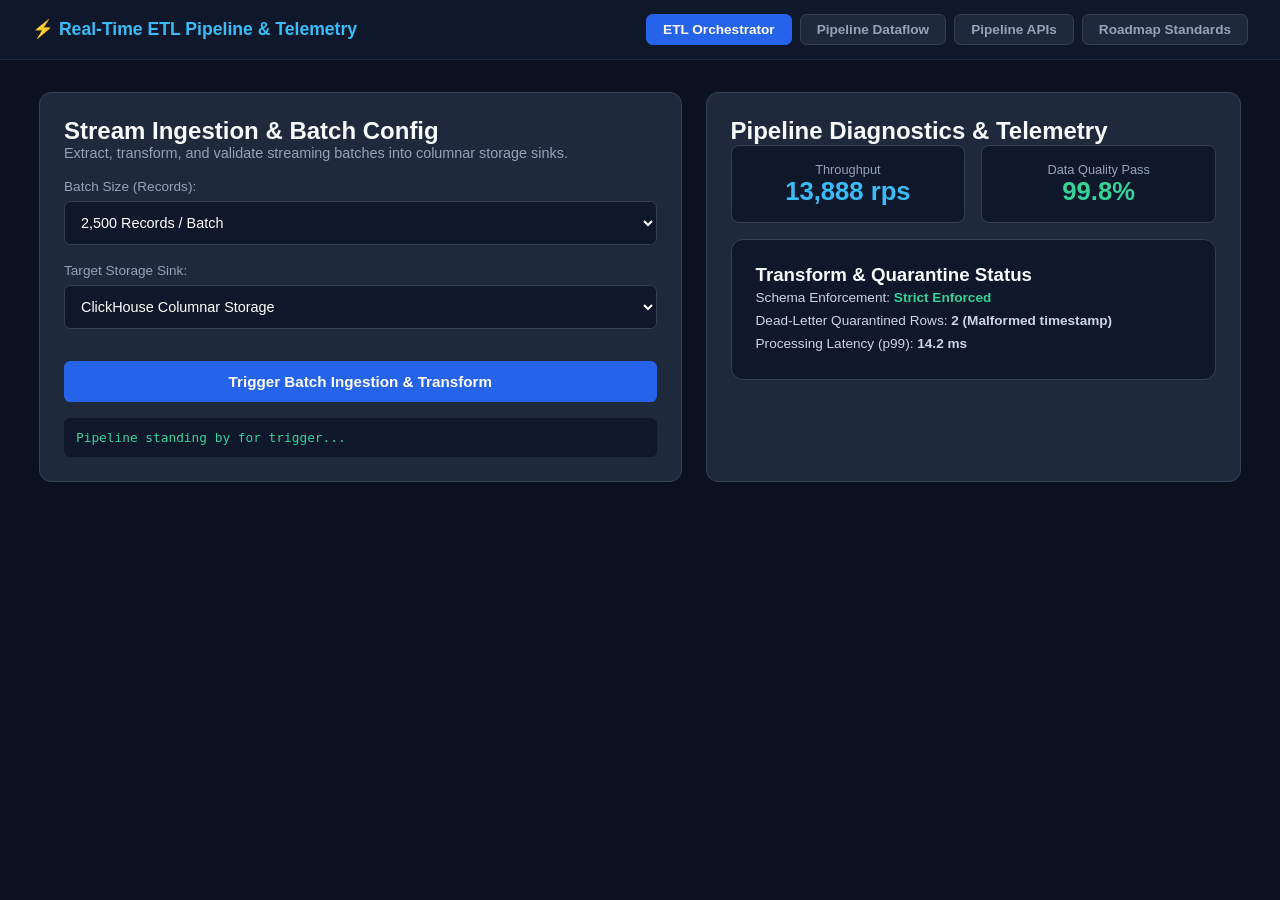
<file: frontend/etl-dashboard/index.html>
﻿<!DOCTYPE html>
<html lang="en">
<head>
  <meta charset="UTF-8">
  <meta name="viewport" content="width=device-width, initial-scale=1.0">
  <title>Project 04b: Real-Time ETL Dashboard</title>
  <link rel="stylesheet" href="style.css">
</head>
<body>
  <nav class="top-nav">
    <div class="nav-brand">⚡ Real-Time ETL Pipeline & Telemetry</div>
    <div class="tab-group">
      <button class="tab-btn active" onclick="switchTab('playground')">ETL Orchestrator</button>
      <button class="tab-btn" onclick="switchTab('architecture')">Pipeline Dataflow</button>
      <button class="tab-btn" onclick="switchTab('api')">Pipeline APIs</button>
      <button class="tab-btn" onclick="switchTab('roadmap')">Roadmap Standards</button>
    </div>
  </nav>

  <main id="tab-playground" class="tab-pane active">
    <div class="grid-2col">
      <section class="card">
        <h2>Stream Ingestion & Batch Config</h2>
        <p class="subtitle">Extract, transform, and validate streaming batches into columnar storage sinks.</p>
        <div style="margin-bottom:1rem;">
          <label style="font-size:0.85rem; color:#94a3b8;">Batch Size (Records):</label>
          <select id="batchSize" class="text-input">
            <option value="500">500 Records / Batch</option>
            <option value="2500" selected>2,500 Records / Batch</option>
            <option value="10000">10,000 Records / Batch</option>
          </select>
        </div>
        <div style="margin-bottom:1rem;">
          <label style="font-size:0.85rem; color:#94a3b8;">Target Storage Sink:</label>
          <select id="sinkTarget" class="text-input">
            <option value="ClickHouse" selected>ClickHouse Columnar Storage</option>
            <option value="PostgreSQL">PostgreSQL TimescaleDB</option>
            <option value="S3">Amazon S3 Parquet</option>
          </select>
        </div>
        <button class="btn btn-primary" onclick="executeETL()">Trigger Batch Ingestion & Transform</button>
        <div class="telemetry-box" id="telemetry">Pipeline standing by for trigger...</div>
      </section>

      <section class="card">
        <h2>Pipeline Diagnostics & Telemetry</h2>
        <div class="metric-row">
          <div class="metric-box">
            <span class="label">Throughput</span>
            <span class="val" id="tput">13,888 rps</span>
          </div>
          <div class="metric-box">
            <span class="label">Data Quality Pass</span>
            <span class="val" id="quality" style="color:#34d399;">99.8%</span>
          </div>
        </div>
        <div class="card" style="background:#0f172a; margin-top:1rem;">
          <h3>Transform & Quarantine Status</h3>
          <p style="color:#cbd5e1; font-size:0.85rem; line-height:1.7;">
            Schema Enforcement: <strong style="color:#34d399;">Strict Enforced</strong><br>
            Dead-Letter Quarantined Rows: <strong id="dlqCount">2 (Malformed timestamp)</strong><br>
            Processing Latency (p99): <strong id="p99Lat">14.2 ms</strong>
          </p>
        </div>
      </section>
    </div>
  </main>

  <section id="tab-architecture" class="tab-pane">
    <div class="card">
      <h2>ETL Architecture & Dead-Letter Queue (DLQ)</h2>
      <div class="code-box">
[Stream Ingestion Source] ──► [Schema Validation Gate]
                                       │
                      ┌────────────────┴────────────────┐
                      ▼                                 ▼
              [Valid Records]                  [Corrupted Records]
                      │                                 │
                      ▼                                 ▼
            [Batch Transformer]             [Dead-Letter Queue (DLQ)]
                      │                                 │
                      ▼                                 ▼
         [Columnar Storage Sink]              [Quarantine Inspector API]
      </div>
    </div>
  </section>

  <section id="tab-api" class="tab-pane">
    <div class="card">
      <h2>Endpoints Specification</h2>
      <div class="code-box">POST /api/v1/etl/process
Request:
{ "batch_size": 2500, "target_sink": "ClickHouse" }

Response (200 OK):
{
  "status": "SUCCESS",
  "throughput_rps": 13888,
  "quality_score": 99.8,
  "dropped_records": 2,
  "latency_ms": 14.2,
  "partition_key": "part_2026_clickhouse_01"
}</div>
    </div>
  </section>

  <section id="tab-roadmap" class="tab-pane">
    <div class="card">
      <h2>Portfolio Roadmap v2 Implementation Status</h2>
      <ul class="spec-list">
        <li>✅ <strong>Non-Blocking Event Loop:</strong> Replaced blocking time.sleep with asyncio non-blocking I/O.</li>
        <li>✅ <strong>Dead-Letter Quarantine:</strong> Isolates malformed rows into queryable DLQ.</li>
        <li>✅ <strong>Clean Docker Build:</strong> Pinned dependencies and requirements.txt verified.</li>
      </ul>
    </div>
  </section>

  <script>
    function switchTab(tabId) {
      document.querySelectorAll('.tab-pane').forEach(el => el.classList.remove('active'));
      document.querySelectorAll('.tab-btn').forEach(el => el.classList.remove('active'));
      document.getElementById('tab-' + tabId).classList.add('active');
      event.target.classList.add('active');
    }
    function executeETL() {
      const b = document.getElementById('batchSize').value;
      const s = document.getElementById('sinkTarget').value;
      const tel = document.getElementById('telemetry');
      tel.innerText = `[${new Date().toLocaleTimeString()}] Batch received (${b} records)\n[${new Date().toLocaleTimeString()}] Transforming & casting schema...`;
      setTimeout(() => {
        tel.innerText += `\n[${new Date().toLocaleTimeString()}] Batch committed to ${s} partition key: part_2026_${s.toLowerCase()}_01`;
      }, 450);
    }
  </script>
</body>
</html>
</file>
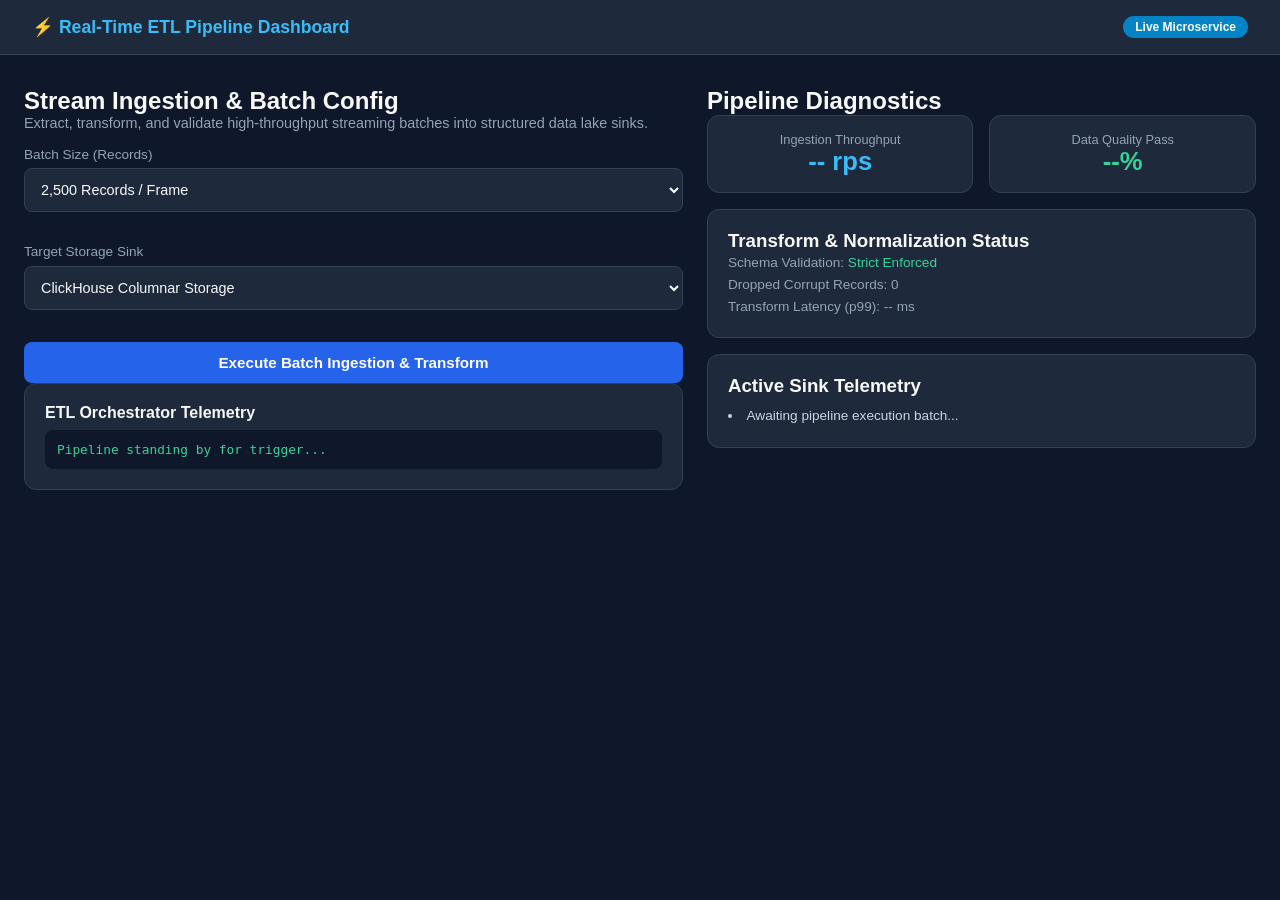
<file: frontend/real-time-etl-pipeline-dashboard/index.html>
<!DOCTYPE html>
<html lang="en">
<head>
  <meta charset="UTF-8">
  <meta name="viewport" content="width=device-width, initial-scale=1.0">
  <title>Real-Time ETL Pipeline Dashboard</title>
  <link rel="stylesheet" href="style.css">
</head>
<body>
  <header class="navbar">
    <div class="nav-container">
      <div class="logo">⚡ Real-Time ETL Pipeline Dashboard</div>
      <div class="badge">Live Microservice</div>
    </div>
  </header>
  <main class="main-layout">
    
    <section class="panel-left">
      <h2>Stream Ingestion & Batch Config</h2>
      <p class="subtitle">Extract, transform, and validate high-throughput streaming batches into structured data lake sinks.</p>
      <div class="input-group">
        <label for="batchSize">Batch Size (Records)</label>
        <select id="batchSize" class="text-input">
          <option value="500">500 Records / Frame</option>
          <option value="2500" selected>2,500 Records / Frame</option>
          <option value="10000">10,000 Records / Frame</option>
        </select>
      </div>
      <div class="input-group">
        <label for="sinkTarget">Target Storage Sink</label>
        <select id="sinkTarget" class="text-input">
          <option value="PostgreSQL">PostgreSQL Lakehouse</option>
          <option value="ClickHouse" selected>ClickHouse Columnar Storage</option>
          <option value="S3">Amazon S3 Parquet</option>
        </select>
      </div>
      <button class="btn primary-btn" onclick="triggerETL()">Execute Batch Ingestion & Transform</button>
      <div class="log-card">
        <h4>ETL Orchestrator Telemetry</h4>
        <div id="logBox" class="terminal-log">Pipeline standing by for trigger...</div>
      </div>
    </section>
    <aside class="panel-right">
      <h2>Pipeline Diagnostics</h2>
      <div class="metric-row">
        <div class="metric-card"><span class="label">Ingestion Throughput</span><span class="value" id="throughput">-- rps</span></div>
        <div class="metric-card"><span class="label">Data Quality Pass</span><span class="value" id="qualityScore" style="color:#34d399;">--%</span></div>
      </div>
      <div class="card">
        <h3>Transform & Normalization Status</h3>
        <p style="font-size:0.85rem; color:#94a3b8; line-height:1.6;">
          Schema Validation: <code id="schemaStatus" style="color:#34d399;">Strict Enforced</code><br>
          Dropped Corrupt Records: <code id="droppedRecords">0</code><br>
          Transform Latency (p99): <code id="latencyMetric">-- ms</code>
        </p>
      </div>
      <div class="card">
        <h3>Active Sink Telemetry</h3>
        <ul id="sinkTelemetry"><li>Awaiting pipeline execution batch...</li></ul>
      </div>
    </aside>
    
  </main>
  <script>
    async function triggerETL() {
      const batchSize = parseInt(document.getElementById('batchSize').value, 10);
      const sink = document.getElementById('sinkTarget').value;
      const log = document.getElementById('logBox');

      log.innerText = `[${new Date().toLocaleTimeString()}] Ingesting batch (${batchSize} records)\n[${new Date().toLocaleTimeString()}] Normalizing schemas & casting timestamps...\n[${new Date().toLocaleTimeString()}] Querying endpoint: /api/v1/etl/process`;

      try {
        const res = await fetch("http://127.0.0.1:8000/api/v1/etl/process", {
          method: "POST",
          headers: { "Content-Type": "application/json" },
          body: JSON.stringify({ batch_size: batchSize, target_sink: sink })
        });

        if (!res.ok) throw new Error(`HTTP Error ${res.status}`);

        const data = await res.json();
        document.getElementById('throughput').innerText = `${data.throughput_rps} rps`;
        document.getElementById('qualityScore').innerText = `${data.quality_score}%`;
        document.getElementById('droppedRecords').innerText = data.dropped_records;
        document.getElementById('latencyMetric').innerText = `${data.latency_ms} ms`;
        document.getElementById('sinkTelemetry').innerHTML = `
          <li>Committed to ${sink} partition: <code>${data.partition_key}</code></li>
          <li>Bytes written: <code>${data.bytes_written_kb} KB</code></li>
        `;
        log.innerText += `\n[${new Date().toLocaleTimeString()}] 200 OK: Batch successfully written to ${sink}.`;
      } catch (err) {
        log.innerText += `\n[${new Date().toLocaleTimeString()}] Note: Backend server offline. Running simulation fallback.\nDetails: ${err.message}`;
        const simulatedThroughput = Math.round(batchSize / 0.18);
        document.getElementById('throughput').innerText = `${simulatedThroughput.toLocaleString()} rps`;
        document.getElementById('qualityScore').innerText = "99.8%";
        document.getElementById('droppedRecords').innerText = "2 (Schema Cast Error)";
        document.getElementById('latencyMetric').innerText = "14.2 ms";
        document.getElementById('sinkTelemetry').innerHTML = `
          <li>Committed to ${sink} partition: <code>part_2026_batch_01</code></li>
          <li>Bytes written: <code>${(batchSize * 0.42).toFixed(1)} KB</code></li>
        `;
      }
    }
    </script>
</body>
</html>
</file>
<file: frontend/etl-dashboard/style.css>
﻿* { margin:0; padding:0; box-sizing:border-box; font-family:-apple-system, BlinkMacSystemFont, "Segoe UI", Roboto, sans-serif; }
body { background:#0b1120; color:#f8fafc; min-height:100vh; }
.top-nav { background:#0f172a; border-bottom:1px solid #1e293b; padding:0.85rem 2rem; display:flex; justify-content:space-between; align-items:center; flex-wrap:wrap; gap:1rem; position:sticky; top:0; z-index:100; }
.nav-brand { font-size:1.1rem; font-weight:700; color:#38bdf8; }
.tab-group { display:flex; gap:0.5rem; flex-wrap:wrap; }
.tab-btn { background:#1e293b; border:1px solid #334155; color:#94a3b8; padding:0.45rem 1rem; border-radius:0.4rem; font-size:0.85rem; font-weight:600; cursor:pointer; transition:0.2s; }
.tab-btn:hover, .tab-btn.active { background:#2563eb; color:#fff; border-color:#2563eb; }
.tab-pane { display:none; max-width:1250px; margin:2rem auto; padding:0 1.5rem; }
.tab-pane.active { display:block; }
.grid-2col { display:grid; grid-template-columns:1.2fr 1fr; gap:1.5rem; }
@media (max-width:900px) { .grid-2col { grid-template-columns:1fr; } }
.card { background:#1e293b; border:1px solid #334155; border-radius:0.75rem; padding:1.5rem; }
.subtitle { color:#94a3b8; font-size:0.9rem; margin-bottom:1rem; }
.dropzone { border:2px dashed #38bdf8; border-radius:0.75rem; padding:2rem 1rem; text-align:center; cursor:pointer; background:#0f172a; margin-bottom:1rem; }
.icon { font-size:2rem; margin-bottom:0.4rem; }
.code-input, .text-input { width:100%; background:#0f172a; border:1px solid #334155; border-radius:0.4rem; padding:0.75rem; color:#fff; font-size:0.9rem; margin-top:0.4rem; }
.btn { padding:0.75rem 1.5rem; border-radius:0.4rem; border:none; font-weight:600; cursor:pointer; font-size:0.95rem; width:100%; margin-top:1rem; }
.btn-primary { background:#2563eb; color:#fff; }
.telemetry-box { background:#0f172a; border-radius:0.4rem; padding:0.75rem; font-family:monospace; font-size:0.8rem; color:#34d399; margin-top:1rem; white-space:pre-line; }
.metric-row { display:flex; gap:1rem; }
.metric-box { flex:1; background:#0f172a; border:1px solid #334155; border-radius:0.5rem; padding:1rem; text-align:center; }
.metric-box .label { font-size:0.8rem; color:#94a3b8; display:block; }
.metric-box .val { font-size:1.6rem; font-weight:700; color:#38bdf8; }
.badge-wrap { display:flex; gap:0.4rem; flex-wrap:wrap; margin-top:0.5rem; }
.tag { background:#1e293b; border:1px solid #334155; color:#cbd5e1; font-size:0.75rem; padding:0.25rem 0.6rem; border-radius:4px; }
.spec-list { list-style:inside; color:#cbd5e1; font-size:0.9rem; line-height:1.7; }
.code-box { background:#0f172a; padding:1.25rem; border-radius:0.5rem; font-family:monospace; font-size:0.85rem; color:#38bdf8; white-space:pre-wrap; border:1px solid #334155; line-height:1.5; }
</file>
<file: frontend/real-time-etl-pipeline-dashboard/style.css>
* { margin:0; padding:0; box-sizing:border-box; font-family:-apple-system, BlinkMacSystemFont, 'Segoe UI', Roboto, sans-serif; }
body { background:#0f172a; color:#f8fafc; }
.navbar { background:#1e293b; border-bottom:1px solid #334155; padding:1rem 2rem; }
.nav-container { display:flex; justify-content:space-between; align-items:center; max-width:1300px; margin:0 auto; }
.logo { font-weight:700; font-size:1.1rem; color:#38bdf8; }
.badge { background:#0284c7; font-size:0.75rem; padding:0.25rem 0.75rem; border-radius:9999px; font-weight:600; }
.main-layout { display:grid; grid-template-columns:1.2fr 1fr; gap:1.5rem; max-width:1300px; margin:2rem auto; padding:0 1.5rem; }
.hero-full { grid-column:1 / -1; }
@media (max-width:900px) { .main-layout { grid-template-columns:1fr; } }
.subtitle { color:#94a3b8; font-size:0.9rem; margin-bottom:1rem; }
.dropzone { border:2px dashed #38bdf8; border-radius:0.75rem; padding:2.5rem 1rem; text-align:center; cursor:pointer; background:#1e293b; margin-bottom:1rem; }
.icon { font-size:2rem; margin-bottom:0.5rem; }
.input-group { margin-bottom:1rem; }
.input-group label { display:block; font-size:0.85rem; color:#94a3b8; margin-bottom:0.4rem; }
.text-input, .text-area { width:100%; background:#1e293b; border:1px solid #334155; border-radius:0.5rem; padding:0.75rem; color:#f8fafc; font-size:0.9rem; margin-bottom:1rem; }
.btn { padding:0.75rem 1.5rem; border-radius:0.5rem; border:none; font-weight:600; cursor:pointer; width:100%; font-size:0.95rem; }
.primary-btn { background:#2563eb; color:white; }
.card, .log-card { background:#1e293b; border:1px solid #334155; border-radius:0.75rem; padding:1.25rem; margin-bottom:1rem; }
.terminal-log { background:#0f172a; border-radius:0.5rem; padding:0.75rem; font-family:monospace; font-size:0.8rem; color:#34d399; margin-top:0.5rem; white-space:pre-line; }
.metric-row { display:flex; gap:1rem; margin-bottom:1rem; }
.metric-card { flex:1; background:#1e293b; border:1px solid #334155; border-radius:0.75rem; padding:1rem; text-align:center; }
.metric-card .label { font-size:0.8rem; color:#94a3b8; display:block; }
.metric-card .value { font-size:1.6rem; font-weight:700; color:#38bdf8; }
.tag-wrap { display:flex; flex-wrap:wrap; gap:0.5rem; margin-top:0.5rem; }
.tag { background:#334155; color:#e2e8f0; font-size:0.75rem; padding:0.25rem 0.6rem; border-radius:4px; border:1px solid #475569; }
ul { list-style-position:inside; font-size:0.85rem; color:#cbd5e1; margin-top:0.5rem; line-height:1.6; }
.chat-container { display:flex; flex-direction:column; height:450px; background:#1e293b; border:1px solid #334155; border-radius:0.75rem; padding:1rem; }
.chat-messages { flex:1; overflow-y:auto; display:flex; flex-direction:column; gap:0.5rem; margin-bottom:1rem; }
.msg { padding:0.6rem 0.9rem; border-radius:0.5rem; font-size:0.85rem; max-width:85%; }
.bot-msg { background:#334155; color:#f8fafc; align-self:flex-start; }
.user-msg { background:#2563eb; color:#fff; align-self:flex-end; }
.chat-input-bar { display:flex; gap:0.5rem; }
</file>
